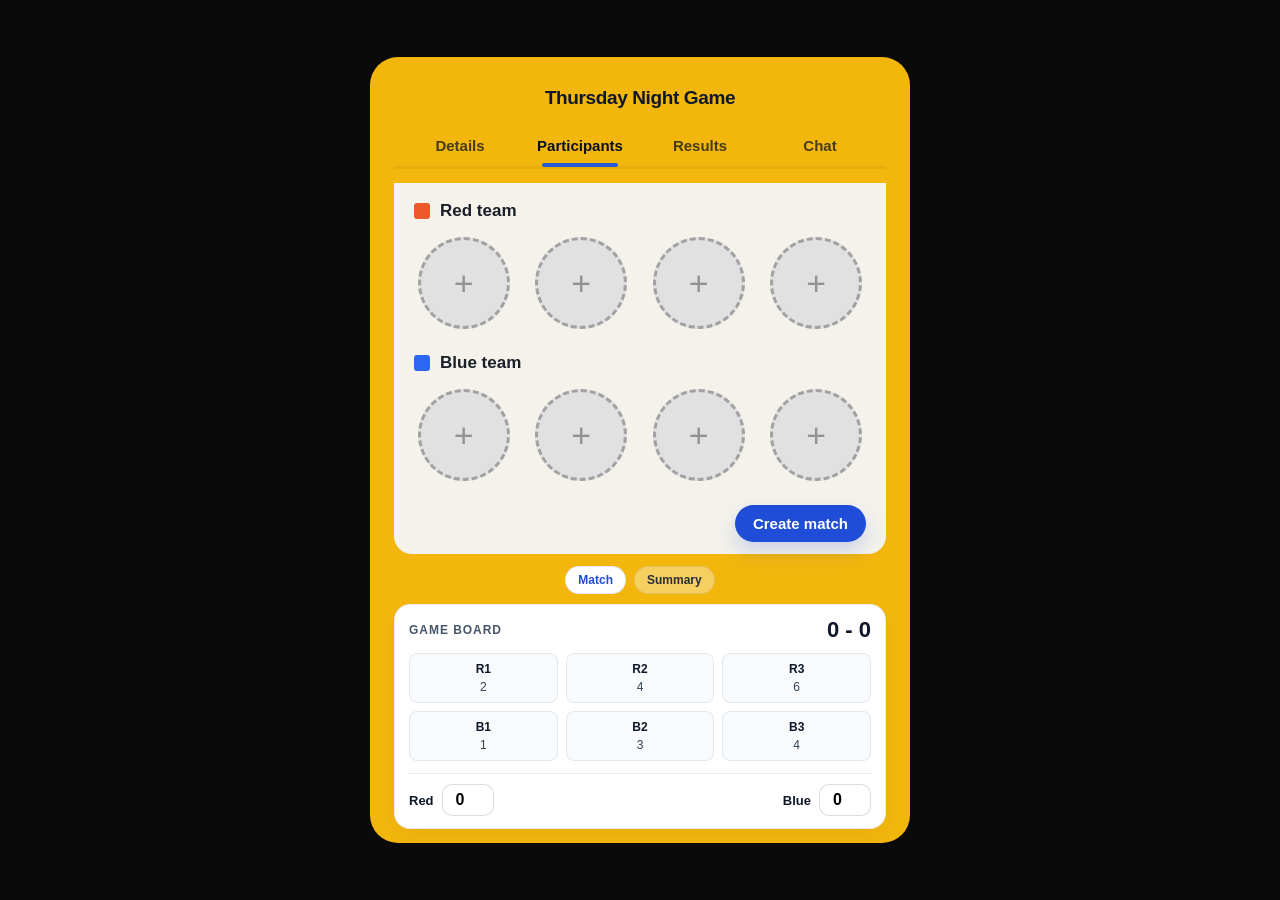
<file: test/creatematch.html>
<!DOCTYPE html>
<html lang="vi">
  <head>
    <meta charset="UTF-8" />
    <meta name="viewport" content="width=device-width, initial-scale=1.0" />
    <title>Thursday Night Game</title>
    <style>
      :root {
        --page-bg: #0a0a0a;
        --panel-bg: #f2b60d;
        --tab-active: #2558d2;
        --team-red: #ea5a2a;
        --team-blue: #2d67f1;
        --placeholder: #e1e1e1;
        --placeholder-line: rgba(0, 0, 0, 0.28);
        --content-bg: #f4f2eb;
        --button-blue: #1f4dd8;
        --shadow: rgba(22, 30, 50, 0.12);
      }

      * {
        box-sizing: border-box;
      }

      html, body {
        margin: 0;
        height: 100%;
        font-family: Arial, Helvetica, sans-serif;
        background: var(--page-bg);
      }

      body {
        display: flex;
        align-items: center;
        justify-content: center;
        min-height: 100vh;
      }

      .frame {
        width: 540px;
        min-height: 760px;
        background: var(--panel-bg);
        border-radius: 28px;
        overflow: hidden;
        padding: 18px 24px 14px;
        box-shadow: 0 0 0 1px rgba(0,0,0,0.05);
      }

      .title {
        text-align: center;
        font-weight: 700;
        font-size: 19px;
        letter-spacing: -0.02em;
        color: #0f172a;
        margin: 12px 0 18px;
      }

      .tabs {
        display: flex;
        justify-content: space-between;
        align-items: center;
        height: 42px;
        border-bottom: 3px solid rgba(0,0,0,0.05);
        padding: 0 6px;
      }

      .tab {
        flex: 1;
        text-align: center;
        font-size: 15px;
        font-weight: 600;
        color: rgba(12, 17, 26, 0.74);
        padding: 8px 0 10px;
        position: relative;
        cursor: pointer;
      }

      .tab.active {
        color: #0b1020;
      }

      .tab.active::after {
        content: "";
        position: absolute;
        left: 18%;
        right: 18%;
        bottom: -3px;
        height: 4px;
        background: var(--tab-active);
        border-radius: 999px;
      }

      .content {
        background: var(--content-bg);
        margin-top: 14px;
        border-radius: 0 0 18px 18px;
        padding: 18px 20px 12px;
      }

      .team {
        margin-bottom: 24px;
      }

      .team-label {
        display: flex;
        align-items: center;
        gap: 10px;
        font-weight: 700;
        font-size: 17px;
        color: #1b1f2a;
        margin: 0 0 16px;
      }

      .team-mark {
        width: 16px;
        height: 16px;
        border-radius: 3px;
        display: inline-block;
      }

      .team-red .team-mark { background: var(--team-red); }
      .team-blue .team-mark { background: var(--team-blue); }

      .team-row {
        display: grid;
        grid-template-columns: repeat(4, minmax(0, 1fr));
        gap: 18px;
      }

      .avatar {
        width: 92px;
        height: 92px;
        margin: 0 auto;
        border-radius: 50%;
        background: var(--placeholder);
        border: 3px dashed var(--placeholder-line);
        display: flex;
        align-items: center;
        justify-content: center;
        position: relative;
        overflow: hidden;
        cursor: pointer;
        transition: transform 0.15s ease, box-shadow 0.15s ease;
      }

      .avatar:hover {
        transform: translateY(-1px);
        box-shadow: 0 8px 16px var(--shadow);
      }

      .avatar .plus {
        font-size: 34px;
        line-height: 1;
        color: rgba(0, 0, 0, 0.35);
        font-weight: 300;
      }

      .avatar .name {
        position: absolute;
        inset: 0;
        display: flex;
        align-items: center;
        justify-content: center;
        text-align: center;
        font-size: 12px;
        font-weight: 700;
        color: rgba(15, 23, 42, 0.8);
        padding: 8px;
        word-break: break-word;
      }

      .avatar.has-name .plus { display: none; }
      .avatar:not(.has-name) .name { display: none; }

      .actions {
        display: flex;
        justify-content: flex-end;
        margin-top: 6px;
      }

      .create-btn {
        border: none;
        background: var(--button-blue);
        color: #fff;
        font-weight: 700;
        font-size: 15px;
        padding: 10px 18px;
        border-radius: 999px;
        cursor: pointer;
        box-shadow: 0 10px 20px rgba(31, 77, 216, 0.18);
      }

      .create-btn:hover { filter: brightness(1.04); }

      .match-tab {
        margin-top: 12px;
      }

      .mini-tabs {
        display: flex;
        justify-content: center;
        gap: 8px;
        margin-bottom: 10px;
      }

      .mini-tab {
        border: 1px solid rgba(0,0,0,0.08);
        background: rgba(255,255,255,0.35);
        color: #2a2d38;
        border-radius: 999px;
        padding: 6px 12px;
        font-size: 12px;
        font-weight: 700;
        cursor: pointer;
      }

      .mini-tab.active {
        background: #fff;
        border-color: rgba(31,77,216,0.12);
        color: var(--button-blue);
      }

      .board {
        display: none;
        background: #fff;
        border: 1px solid rgba(0,0,0,0.08);
        border-radius: 16px;
        padding: 12px 14px;
        box-shadow: 0 8px 20px rgba(15, 23, 42, 0.04);
      }

      .board.active { display: block; }

      .board-head {
        display: flex;
        justify-content: space-between;
        align-items: center;
        margin-bottom: 10px;
      }

      .board-label {
        font-size: 12px;
        color: #475569;
        text-transform: uppercase;
        letter-spacing: 0.08em;
        font-weight: 700;
      }

      .score {
        font-weight: 800;
        font-size: 22px;
        color: #0f172a;
      }

      .board-grid {
        display: grid;
        grid-template-columns: repeat(3, 1fr);
        gap: 8px;
        font-size: 12px;
      }

      .board-cell {
        background: #f8fafc;
        border: 1px solid #e2e8f0;
        border-radius: 8px;
        padding: 8px 6px;
        text-align: center;
        color: #334155;
      }

      .board-cell strong {
        display: block;
        margin-bottom: 4px;
        color: #0f172a;
      }

      .score-inputs {
        display: flex;
        justify-content: space-between;
        align-items: center;
        gap: 12px;
        margin-top: 12px;
        padding-top: 10px;
        border-top: 1px solid rgba(15, 23, 42, 0.08);
      }

      .score-box {
        display: flex;
        align-items: center;
        gap: 8px;
        font-size: 13px;
        font-weight: 700;
        color: #0f172a;
      }

      .score-box input {
        width: 52px;
        height: 32px;
        border: 1px solid rgba(15, 23, 42, 0.15);
        border-radius: 10px;
        text-align: center;
        font-size: 16px;
        font-weight: 700;
        outline: none;
      }
    </style>
  </head>
  <body>
    <div class="frame">
      <h1 class="title">Thursday Night Game</h1>

      <div class="tabs">
        <div class="tab">Details</div>
        <div class="tab active">Participants</div>
        <div class="tab">Results</div>
        <div class="tab">Chat</div>
      </div>

      <div class="content">
        <div class="team team-red">
          <div class="team-label">
            <span class="team-mark"></span>
            <span>Red team</span>
          </div>
          <div class="team-row">
            <div class="avatar" tabindex="0"><span class="plus">+</span><span class="name"></span></div>
            <div class="avatar" tabindex="0"><span class="plus">+</span><span class="name"></span></div>
            <div class="avatar" tabindex="0"><span class="plus">+</span><span class="name"></span></div>
            <div class="avatar" tabindex="0"><span class="plus">+</span><span class="name"></span></div>
          </div>
        </div>

        <div class="team team-blue">
          <div class="team-label">
            <span class="team-mark"></span>
            <span>Blue team</span>
          </div>
          <div class="team-row">
            <div class="avatar" tabindex="0"><span class="plus">+</span><span class="name"></span></div>
            <div class="avatar" tabindex="0"><span class="plus">+</span><span class="name"></span></div>
            <div class="avatar" tabindex="0"><span class="plus">+</span><span class="name"></span></div>
            <div class="avatar" tabindex="0"><span class="plus">+</span><span class="name"></span></div>
          </div>
        </div>

        <div class="actions">
          <button class="create-btn" id="createMatchBtn">Create match</button>
        </div>
      </div>

      <div class="match-tab">
        <div class="mini-tabs">
          <div class="mini-tab active">Match</div>
          <div class="mini-tab">Summary</div>
        </div>

        <div class="board active" id="boardPanel">
          <div class="board-head">
            <div class="board-label">Game board</div>
            <div class="score" id="scoreDisplay">0 - 0</div>
          </div>
          <div class="board-grid" id="boardGrid">
            <div class="board-cell"><strong>R1</strong>2</div>
            <div class="board-cell"><strong>R2</strong>4</div>
            <div class="board-cell"><strong>R3</strong>6</div>
            <div class="board-cell"><strong>B1</strong>1</div>
            <div class="board-cell"><strong>B2</strong>3</div>
            <div class="board-cell"><strong>B3</strong>4</div>
          </div>

          <div class="score-inputs">
            <label class="score-box">
              <span>Red</span>
              <input id="redScore" type="number" min="0" value="0" />
            </label>
            <label class="score-box">
              <span>Blue</span>
              <input id="blueScore" type="number" min="0" value="0" />
            </label>
          </div>
        </div>
      </div>
    </div>

    <script>
      const avatars = document.querySelectorAll('.avatar');
      avatars.forEach((avatar) => {
        avatar.addEventListener('click', () => {
          const name = window.prompt('Nhập tên người chơi:', '');
          if (!name || !name.trim()) return;

          const value = name.trim();
          const label = avatar.querySelector('.name');
          label.textContent = value;
          avatar.classList.add('has-name');
        });

        avatar.addEventListener('keydown', (event) => {
          if (event.key === 'Enter' || event.key === ' ') {
            event.preventDefault();
            avatar.click();
          }
        });
      });

      const createBtn = document.getElementById('createMatchBtn');
      const redScoreInput = document.getElementById('redScore');
      const blueScoreInput = document.getElementById('blueScore');
      const scoreDisplay = document.getElementById('scoreDisplay');
      const boardGrid = document.getElementById('boardGrid');

      function updateScoreDisplay() {
        const red = Number(redScoreInput.value || 0);
        const blue = Number(blueScoreInput.value || 0);
        scoreDisplay.textContent = `${red} - ${blue}`;
      }

      function appendMatchRound() {
        const red = Number(redScoreInput.value || 0);
        const blue = Number(blueScoreInput.value || 0);
        const totalRounds = boardGrid.children.length + 1;

        const cell = document.createElement('div');
        cell.className = 'board-cell';
        cell.innerHTML = `<strong>R${totalRounds}</strong>${red} - ${blue}`;
        boardGrid.appendChild(cell);

        updateScoreDisplay();
      }

      redScoreInput.addEventListener('input', updateScoreDisplay);
      blueScoreInput.addEventListener('input', updateScoreDisplay);

      createBtn.addEventListener('click', () => {
        const hasAnyName = [...avatars].some((avatar) => avatar.classList.contains('has-name'));
        if (!hasAnyName) {
          window.alert('Vui lòng thêm ít nhất một tên người chơi trước khi tạo trận.');
          return;
        }

        appendMatchRound();
        createBtn.textContent = 'Match created';
        createBtn.disabled = true;
        createBtn.style.opacity = '0.8';
      });
    </script>
  </body>
</html>
</file>
